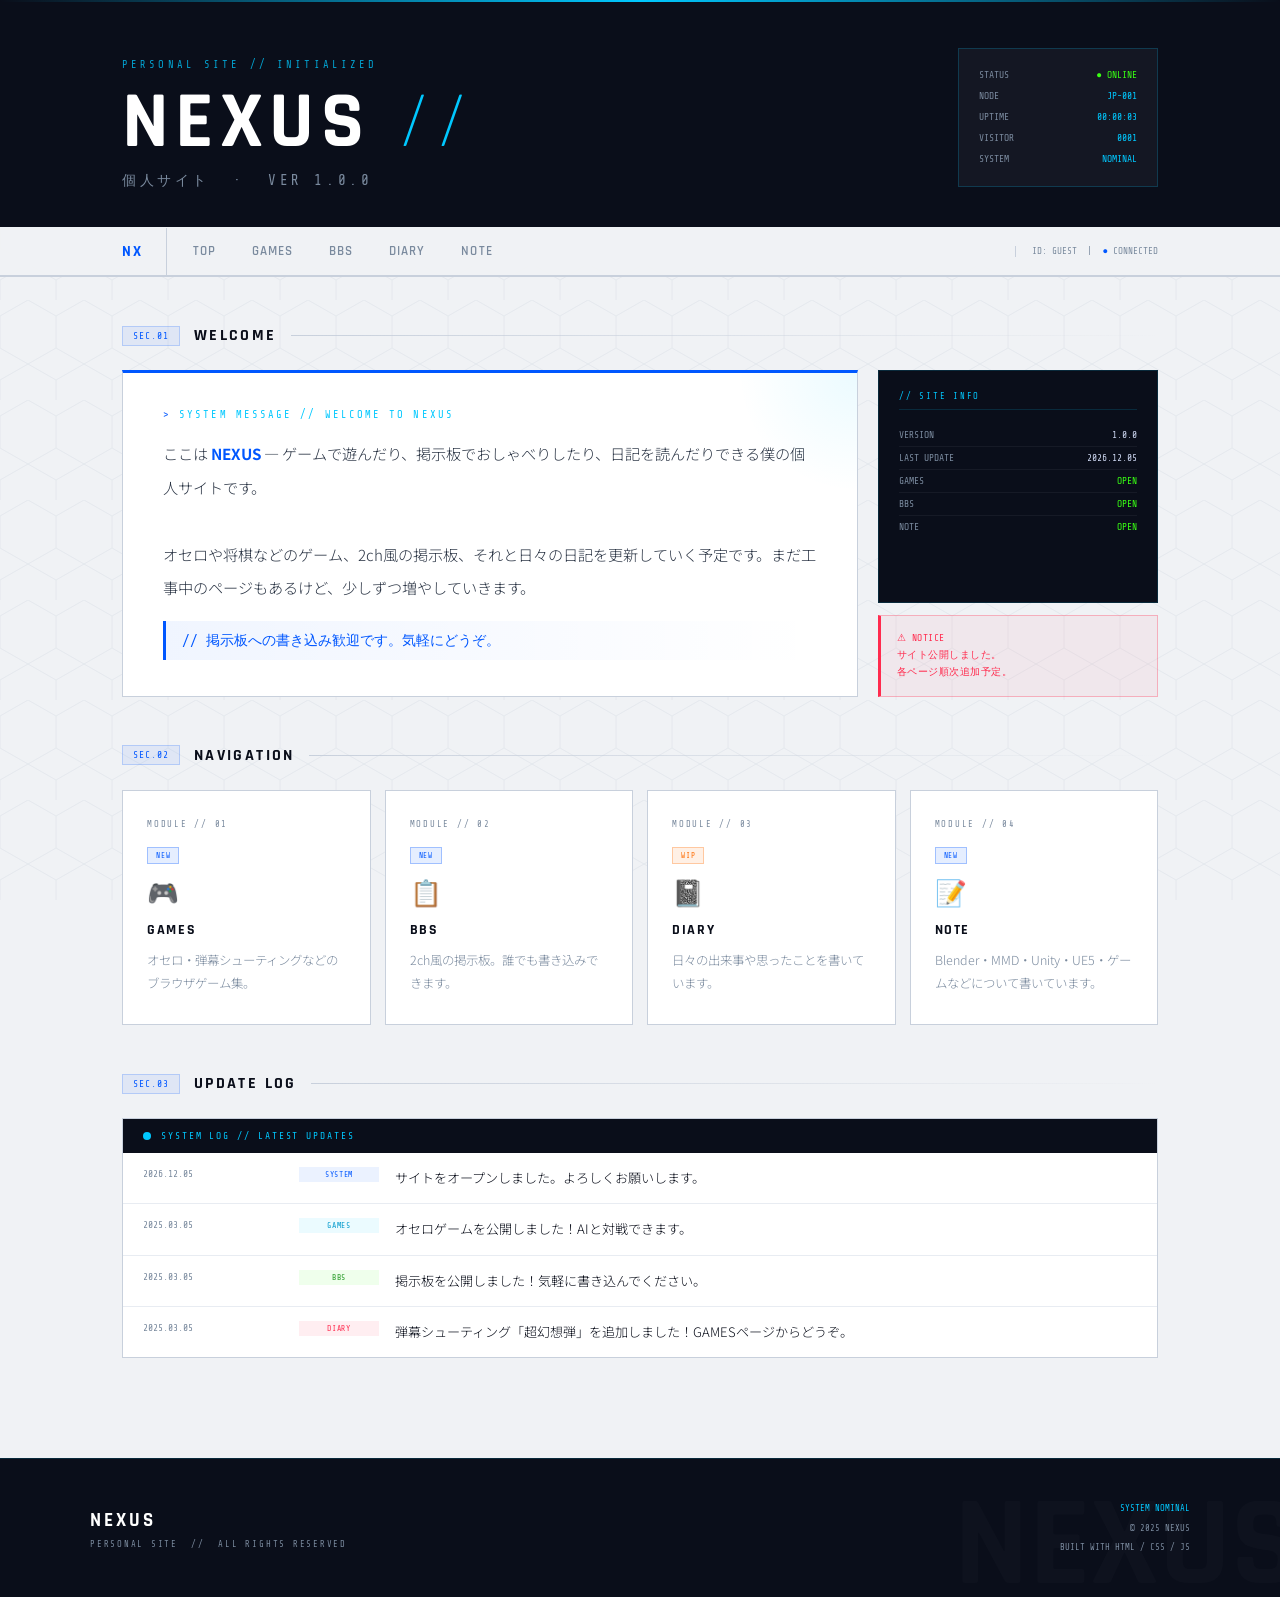
<file: index.html>
<!DOCTYPE html>
<html lang="ja">
<head>
<meta charset="UTF-8">
<meta name="viewport" content="width=device-width, initial-scale=1.0">
<title>NEXUS // 個人サイト</title>
<link href="https://fonts.googleapis.com/css2?family=Rajdhani:wght@300;400;600;700&family=Noto+Sans+JP:wght@300;400;700&family=Share+Tech+Mono&display=swap" rel="stylesheet">
<style>
  :root {
    --bg:       #f0f2f5;
    --surface:  #ffffff;
    --panel:    #e8ecf2;
    --border:   #c8d0dc;
    --deep:     #0a0e1a;
    --navy:     #0d1b3e;
    --accent:   #0057ff;
    --cyan:     #00c8ff;
    --red:      #ff2b4e;
    --orange:   #ff6b00;
    --text:     #0a0e1a;
    --muted:    #7a8a9e;
    --mono:     'Share Tech Mono', monospace;
    --sans:     'Rajdhani', sans-serif;
    --jp:       'Noto Sans JP', sans-serif;
  }

  * { margin: 0; padding: 0; box-sizing: border-box; }
  html { scroll-behavior: smooth; }

  body {
    background: var(--bg);
    color: var(--text);
    font-family: var(--jp);
    min-height: 100vh;
    overflow-x: hidden;
  }

  body::before {
    content: '';
    position: fixed;
    inset: 0;
    background-image: url("data:image/svg+xml,%3Csvg xmlns='http://www.w3.org/2000/svg' width='56' height='100'%3E%3Cpath d='M28 0 L56 16 L56 48 L28 64 L0 48 L0 16 Z' fill='none' stroke='%23c8d0dc' stroke-width='0.8'/%3E%3Cpath d='M28 64 L56 80 L56 100' fill='none' stroke='%23c8d0dc' stroke-width='0.8'/%3E%3Cpath d='M28 64 L0 80 L0 100' fill='none' stroke='%23c8d0dc' stroke-width='0.8'/%3E%3C/svg%3E");
    opacity: .35;
    pointer-events: none;
    z-index: 0;
  }

  /* ══ HEADER ══ */
  header {
    position: relative;
    z-index: 10;
    background: var(--deep);
    overflow: hidden;
  }

  header::after {
    content: '';
    position: absolute;
    left: 0; right: 0;
    height: 2px;
    background: linear-gradient(90deg, transparent, var(--cyan), transparent);
    animation: scanline 4s linear infinite;
    top: 0;
  }

  @keyframes scanline {
    0%   { top: 0; opacity: 1; }
    90%  { opacity: 1; }
    100% { top: 100%; opacity: 0; }
  }

  .header-inner {
    max-width: 1100px;
    margin: 0 auto;
    padding: 48px 32px 40px;
    display: grid;
    grid-template-columns: 1fr auto;
    align-items: end;
    gap: 24px;
  }

  .header-label {
    font-family: var(--mono);
    font-size: .65rem;
    color: var(--cyan);
    letter-spacing: .3em;
    margin-bottom: 12px;
    opacity: .8;
  }

  .site-title {
    font-family: var(--sans);
    font-size: clamp(2.8rem, 7vw, 5rem);
    font-weight: 700;
    color: #fff;
    letter-spacing: .08em;
    line-height: 1;
  }

  .site-title .slash { color: var(--cyan); font-weight: 300; }

  .site-title .sub {
    display: block;
    font-size: clamp(.7rem, 2vw, .9rem);
    font-family: var(--mono);
    color: var(--muted);
    letter-spacing: .25em;
    margin-top: 10px;
    font-weight: 400;
  }

  .sys-panel {
    background: rgba(255,255,255,.04);
    border: 1px solid rgba(0,200,255,.2);
    padding: 16px 20px;
    font-family: var(--mono);
    font-size: .6rem;
    color: var(--muted);
    line-height: 2.2;
    min-width: 200px;
  }

  .sys-panel .val { color: var(--cyan); float: right; }

  @keyframes blink { 50% { opacity: 0; } }
  .online { color: #39ff14 !important; animation: blink 2s step-end infinite; }

  /* ══ NAV ══ */
  nav {
    position: sticky;
    top: 0;
    z-index: 100;
    background: rgba(240,242,245,.92);
    backdrop-filter: blur(12px);
    border-bottom: 2px solid var(--border);
  }

  .nav-inner {
    max-width: 1100px;
    margin: 0 auto;
    padding: 0 32px;
    display: flex;
    align-items: center;
  }

  .nav-logo {
    font-family: var(--sans);
    font-weight: 700;
    font-size: .95rem;
    color: var(--accent);
    letter-spacing: .1em;
    padding: 14px 24px 14px 0;
    border-right: 1px solid var(--border);
    margin-right: 8px;
  }

  nav a {
    font-family: var(--sans);
    font-size: .8rem;
    font-weight: 600;
    color: var(--muted);
    text-decoration: none;
    padding: 16px 18px;
    letter-spacing: .08em;
    text-transform: uppercase;
    position: relative;
    transition: color .2s;
  }

  nav a::after {
    content: '';
    position: absolute;
    bottom: 0; left: 18px; right: 18px;
    height: 2px;
    background: var(--accent);
    transform: scaleX(0);
    transition: transform .2s;
  }

  nav a:hover { color: var(--accent); }
  nav a:hover::after { transform: scaleX(1); }

  .nav-id {
    margin-left: auto;
    font-family: var(--mono);
    font-size: .58rem;
    color: var(--muted);
    padding: 0 0 0 16px;
    border-left: 1px solid var(--border);
  }

  /* ══ MAIN ══ */
  main {
    position: relative;
    z-index: 1;
    max-width: 1100px;
    margin: 0 auto;
    padding: 48px 32px 100px;
  }

  .sec-head {
    display: flex;
    align-items: center;
    gap: 14px;
    margin-bottom: 24px;
  }

  .sec-num {
    font-family: var(--mono);
    font-size: .6rem;
    color: var(--accent);
    background: rgba(0,87,255,.07);
    border: 1px solid rgba(0,87,255,.2);
    padding: 4px 10px;
    letter-spacing: .1em;
  }

  .sec-title {
    font-family: var(--sans);
    font-size: 1rem;
    font-weight: 700;
    letter-spacing: .15em;
    text-transform: uppercase;
  }

  .sec-line {
    flex: 1;
    height: 1px;
    background: linear-gradient(90deg, var(--border), transparent);
  }

  /* ══ HERO ══ */
  .hero {
    display: grid;
    grid-template-columns: 1fr 280px;
    gap: 20px;
    margin-bottom: 48px;
  }

  .hero-main {
    background: var(--surface);
    border: 1px solid var(--border);
    border-top: 3px solid var(--accent);
    padding: 36px 40px;
    position: relative;
    overflow: hidden;
  }

  .hero-main::before {
    content: '';
    position: absolute;
    top: 0; right: 0;
    width: 120px; height: 120px;
    background: radial-gradient(circle at top right, rgba(0,200,255,.08), transparent 70%);
  }

  .hero-greeting {
    font-family: var(--mono);
    font-size: .65rem;
    color: var(--cyan);
    letter-spacing: .2em;
    margin-bottom: 16px;
  }

  .hero-greeting::before { content: '> '; color: var(--accent); }

  .hero-body {
    font-size: .95rem;
    line-height: 2.2;
    color: #2a3444;
    font-weight: 300;
  }

  .hero-body strong { color: var(--accent); font-weight: 700; }

  .highlight {
    background: linear-gradient(90deg, rgba(0,87,255,.06), transparent);
    border-left: 3px solid var(--accent);
    padding: 10px 16px;
    margin-top: 16px;
    font-size: .88rem;
    color: var(--accent);
    font-family: var(--mono);
  }

  .hero-side { display: flex; flex-direction: column; gap: 12px; }

  .info-panel {
    background: var(--deep);
    border: 1px solid rgba(0,200,255,.15);
    padding: 20px;
    color: #fff;
    flex: 1;
  }

  .info-panel-title {
    font-family: var(--mono);
    font-size: .55rem;
    color: var(--cyan);
    letter-spacing: .2em;
    margin-bottom: 14px;
    padding-bottom: 8px;
    border-bottom: 1px solid rgba(0,200,255,.15);
  }

  .info-row {
    display: flex;
    justify-content: space-between;
    font-family: var(--mono);
    font-size: .6rem;
    padding: 6px 0;
    border-bottom: 1px solid rgba(255,255,255,.05);
    color: var(--muted);
  }

  .info-row:last-child { border-bottom: none; }
  .info-row .iv { color: #ccd6f0; }

  .alert-panel {
    background: rgba(255,43,78,.05);
    border: 1px solid rgba(255,43,78,.3);
    border-left: 3px solid var(--red);
    padding: 14px 16px;
    font-family: var(--mono);
    font-size: .6rem;
    color: var(--red);
    letter-spacing: .05em;
    line-height: 1.8;
    animation: pulse-red 3s ease-in-out infinite;
  }

  @keyframes pulse-red {
    0%, 100% { border-left-color: var(--red); }
    50%       { border-left-color: var(--orange); }
  }

  /* ══ CARDS ══ */
  .cards {
    display: grid;
    grid-template-columns: repeat(auto-fill, minmax(220px, 1fr));
    gap: 14px;
    margin-bottom: 48px;
  }

  .card {
    background: var(--surface);
    border: 1px solid var(--border);
    padding: 28px 24px;
    text-decoration: none;
    color: var(--text);
    display: block;
    position: relative;
    overflow: hidden;
    transition: transform .2s, box-shadow .2s, border-color .2s;
    animation: fadeUp .5s both;
  }

  .card:nth-child(1) { animation-delay: .05s; }
  .card:nth-child(2) { animation-delay: .12s; }
  .card:nth-child(3) { animation-delay: .19s; }
  .card:nth-child(4) { animation-delay: .26s; }

  .card::before {
    content: '';
    position: absolute;
    top: 0; left: 0; right: 0;
    height: 2px;
    background: linear-gradient(90deg, var(--accent), var(--cyan));
    transform: scaleX(0);
    transform-origin: left;
    transition: transform .3s;
  }

  .card:hover { transform: translateY(-4px); box-shadow: 0 12px 40px rgba(0,87,255,.12); border-color: rgba(0,87,255,.3); }
  .card:hover::before { transform: scaleX(1); }

  .card-num {
    font-family: var(--mono);
    font-size: .55rem;
    color: var(--muted);
    letter-spacing: .2em;
    margin-bottom: 10px;
  }

  .card-icon { font-size: 1.6rem; margin-bottom: 12px; display: block; }

  .card-name {
    font-family: var(--sans);
    font-size: .85rem;
    font-weight: 700;
    letter-spacing: .12em;
    text-transform: uppercase;
    margin-bottom: 10px;
  }

  .card-desc { font-size: .78rem; color: var(--muted); line-height: 1.9; font-weight: 300; }

  .card-arrow {
    position: absolute;
    bottom: 20px; right: 20px;
    font-family: var(--sans);
    font-size: .7rem;
    color: var(--accent);
    opacity: 0;
    transition: opacity .2s, transform .2s;
    transform: translateX(-4px);
  }

  .card:hover .card-arrow { opacity: 1; transform: translateX(0); }

  .badge {
    display: inline-block;
    font-family: var(--mono);
    font-size: .48rem;
    padding: 3px 8px;
    letter-spacing: .1em;
    margin-bottom: 8px;
  }

  .badge-new { background: rgba(0,87,255,.1); color: var(--accent); border: 1px solid rgba(0,87,255,.3); }
  .badge-wip { background: rgba(255,107,0,.1); color: var(--orange); border: 1px solid rgba(255,107,0,.3); }

  /* ══ LOG ══ */
  .log-panel { background: var(--surface); border: 1px solid var(--border); }

  .log-header {
    background: var(--deep);
    padding: 12px 20px;
    font-family: var(--mono);
    font-size: .6rem;
    color: var(--cyan);
    letter-spacing: .2em;
    display: flex;
    align-items: center;
    gap: 10px;
  }

  .log-header::before {
    content: '';
    width: 8px; height: 8px;
    background: var(--cyan);
    border-radius: 50%;
    animation: blink 1.5s step-end infinite;
  }

  .log-item {
    display: grid;
    grid-template-columns: 140px 80px 1fr;
    gap: 16px;
    align-items: start;
    padding: 14px 20px;
    border-bottom: 1px solid var(--panel);
    transition: background .15s;
    font-size: .82rem;
  }

  .log-item:last-child { border-bottom: none; }
  .log-item:hover { background: var(--panel); }

  .log-date { font-family: var(--mono); font-size: .6rem; color: var(--muted); padding-top: 2px; }

  .log-tag {
    font-family: var(--mono);
    font-size: .5rem;
    padding: 3px 8px;
    letter-spacing: .08em;
    text-align: center;
    align-self: start;
  }

  .tag-sys   { background: rgba(0,87,255,.08); color: var(--accent); }
  .tag-game  { background: rgba(0,200,255,.08); color: #0099cc; }
  .tag-bbs   { background: rgba(57,255,20,.08); color: #229922; }
  .tag-diary { background: rgba(255,43,78,.08); color: var(--red); }

  .log-text { color: var(--text); font-weight: 300; line-height: 1.7; }

  /* ══ FOOTER ══ */
  footer {
    background: var(--deep);
    border-top: 1px solid rgba(0,200,255,.15);
    padding: 40px 32px;
    position: relative;
    overflow: hidden;
  }

  footer::before {
    content: 'NEXUS';
    position: absolute;
    right: -20px; bottom: -30px;
    font-family: var(--sans);
    font-size: 8rem;
    font-weight: 700;
    color: rgba(255,255,255,.02);
    pointer-events: none;
  }

  .footer-inner {
    max-width: 1100px;
    margin: 0 auto;
    display: flex;
    justify-content: space-between;
    align-items: center;
    flex-wrap: wrap;
    gap: 16px;
  }

  .f-title { font-family: var(--sans); font-size: 1.2rem; font-weight: 700; color: #fff; letter-spacing: .15em; }
  .f-sub   { font-family: var(--mono); font-size: .55rem; color: var(--muted); letter-spacing: .2em; margin-top: 6px; }

  .footer-right { font-family: var(--mono); font-size: .55rem; color: var(--muted); text-align: right; line-height: 2.2; }
  .footer-right .cyan { color: var(--cyan); }

  /* ══ RESPONSIVE ══ */
  @media (max-width: 700px) {
    .header-inner { grid-template-columns: 1fr; padding: 36px 20px 28px; }
    .sys-panel { display: none; }
    .hero { grid-template-columns: 1fr; }
    .hero-side { display: none; }
    main { padding: 32px 16px 60px; }
    .log-item { grid-template-columns: 1fr; gap: 6px; }
    .nav-id { display: none; }
  }

  @keyframes fadeUp {
    from { opacity: 0; transform: translateY(16px); }
    to   { opacity: 1; transform: translateY(0); }
  }
</style>
</head>
<body>

<header>
  <div class="header-inner">
    <div>
      <div class="header-label">PERSONAL SITE // INITIALIZED</div>
      <h1 class="site-title">
        NEXUS<span class="slash"> //</span>
        <span class="sub">個人サイト &nbsp;·&nbsp; VER 1.0.0</span>
      </h1>
    </div>
    <div class="sys-panel">
      <div>STATUS &nbsp;<span class="val online">● ONLINE</span></div>
      <div>NODE &nbsp;<span class="val">JP-001</span></div>
      <div>UPTIME &nbsp;<span class="val" id="uptime">00:00:00</span></div>
      <div>VISITOR &nbsp;<span class="val">0001</span></div>
      <div>SYSTEM &nbsp;<span class="val">NOMINAL</span></div>
    </div>
  </div>
</header>

<nav>
  <div class="nav-inner">
    <div class="nav-logo">NX</div>
    <a href="#">TOP</a>
    <a href="games.html">GAMES</a>
    <a href="bbs.html">BBS</a>
    <a href="#">DIARY</a>
    <a href="note.html">NOTE</a>
    <div class="nav-id">ID: GUEST &nbsp;|&nbsp; <span style="color:var(--accent)">●</span> CONNECTED</div>
  </div>
</nav>

<main>

  <div class="sec-head">
    <span class="sec-num">SEC.01</span>
    <span class="sec-title">WELCOME</span>
    <div class="sec-line"></div>
  </div>

  <div class="hero">
    <div class="hero-main">
      <div class="hero-greeting">SYSTEM MESSAGE // WELCOME TO NEXUS</div>
      <p class="hero-body">
        ここは <strong>NEXUS</strong> — ゲームで遊んだり、掲示板でおしゃべりしたり、日記を読んだりできる僕の個人サイトです。<br><br>
        オセロや将棋などのゲーム、2ch風の掲示板、それと日々の日記を更新していく予定です。まだ工事中のページもあるけど、少しずつ増やしていきます。
        <div class="highlight">// 掲示板への書き込み歓迎です。気軽にどうぞ。</div>
      </p>
    </div>
    <div class="hero-side">
      <div class="info-panel">
        <div class="info-panel-title">// SITE INFO</div>
        <div class="info-row">VERSION <span class="iv">1.0.0</span></div>
        <div class="info-row">LAST UPDATE <span class="iv" id="today">----</span></div>
        <div class="info-row">GAMES <span class="iv" style="color:#39ff14">OPEN</span></div>
        <div class="info-row">BBS <span class="iv" style="color:#39ff14">OPEN</span></div>
        <div class="info-row">NOTE <span class="iv" style="color:#39ff14">OPEN</span></div>
      </div>
      <div class="alert-panel">
        ⚠ NOTICE<br>
        サイト公開しました。<br>
        各ページ順次追加予定。
      </div>
    </div>
  </div>

  <div class="sec-head">
    <span class="sec-num">SEC.02</span>
    <span class="sec-title">NAVIGATION</span>
    <div class="sec-line"></div>
  </div>

  <div class="cards">
    <a class="card" href="games.html">
      <div class="card-num">MODULE // 01</div>
      <span class="badge badge-new">NEW</span>
      <span class="card-icon">🎮</span>
      <div class="card-name">GAMES</div>
      <div class="card-desc">オセロ・弾幕シューティングなどのブラウザゲーム集。</div>
      <span class="card-arrow">→ ENTER</span>
    </a>
    <a class="card" href="bbs.html">
      <div class="card-num">MODULE // 02</div>
      <span class="badge badge-new">NEW</span>
      <span class="card-icon">📋</span>
      <div class="card-name">BBS</div>
      <div class="card-desc">2ch風の掲示板。誰でも書き込みできます。</div>
      <span class="card-arrow">→ ENTER</span>
    </a>
    <a class="card" href="#">
      <div class="card-num">MODULE // 03</div>
      <span class="badge badge-wip">WIP</span>
      <span class="card-icon">📓</span>
      <div class="card-name">DIARY</div>
      <div class="card-desc">日々の出来事や思ったことを書いています。</div>
      <span class="card-arrow">→ ENTER</span>
    </a>
    <a class="card" href="note.html">
      <div class="card-num">MODULE // 04</div>
      <span class="badge badge-new">NEW</span>
      <span class="card-icon">📝</span>
      <div class="card-name">NOTE</div>
      <div class="card-desc">Blender・MMD・Unity・UE5・ゲームなどについて書いています。</div>
      <span class="card-arrow">→ ENTER</span>
    </a>
  </div>

  <div class="sec-head">
    <span class="sec-num">SEC.03</span>
    <span class="sec-title">UPDATE LOG</span>
    <div class="sec-line"></div>
  </div>

  <div class="log-panel">
    <div class="log-header">SYSTEM LOG // LATEST UPDATES</div>
    <div class="log-item">
      <span class="log-date" id="log-date">2025.03.05</span>
      <span class="log-tag tag-sys">SYSTEM</span>
      <span class="log-text">サイトをオープンしました。よろしくお願いします。</span>
    </div>
    <div class="log-item">
      <span class="log-date">2025.03.05</span>
      <span class="log-tag tag-game">GAMES</span>
      <span class="log-text">オセロゲームを公開しました！AIと対戦できます。</span>
    </div>
    <div class="log-item">
      <span class="log-date">2025.03.05</span>
      <span class="log-tag tag-bbs">BBS</span>
      <span class="log-text">掲示板を公開しました！気軽に書き込んでください。</span>
    </div>
    <div class="log-item">
      <span class="log-date">2025.03.05</span>
      <span class="log-tag tag-diary">DIARY</span>
      <span class="log-text">弾幕シューティング「超幻想弾」を追加しました！GAMESページからどうぞ。</span>
    </div>
  </div>

</main>

<footer>
  <div class="footer-inner">
    <div>
      <div class="f-title">NEXUS</div>
      <div class="f-sub">PERSONAL SITE &nbsp;//&nbsp; ALL RIGHTS RESERVED</div>
    </div>
    <div class="footer-right">
      <div class="cyan">SYSTEM NOMINAL</div>
      <div>&copy; 2025 NEXUS</div>
      <div>BUILT WITH HTML / CSS / JS</div>
    </div>
  </div>
</footer>

<script>
  const now = new Date();
  const fmt = d => `${d.getFullYear()}.${String(d.getMonth()+1).padStart(2,'0')}.${String(d.getDate()).padStart(2,'0')}`;
  document.getElementById('today').textContent = fmt(now);
  document.getElementById('log-date').textContent = fmt(now);

  let sec = 0;
  setInterval(() => {
    sec++;
    const h = String(Math.floor(sec/3600)).padStart(2,'0');
    const m = String(Math.floor((sec%3600)/60)).padStart(2,'0');
    const s = String(sec%60).padStart(2,'0');
    const el = document.getElementById('uptime');
    if (el) el.textContent = `${h}:${m}:${s}`;
  }, 1000);
</script>
</body>
</html>
</file>
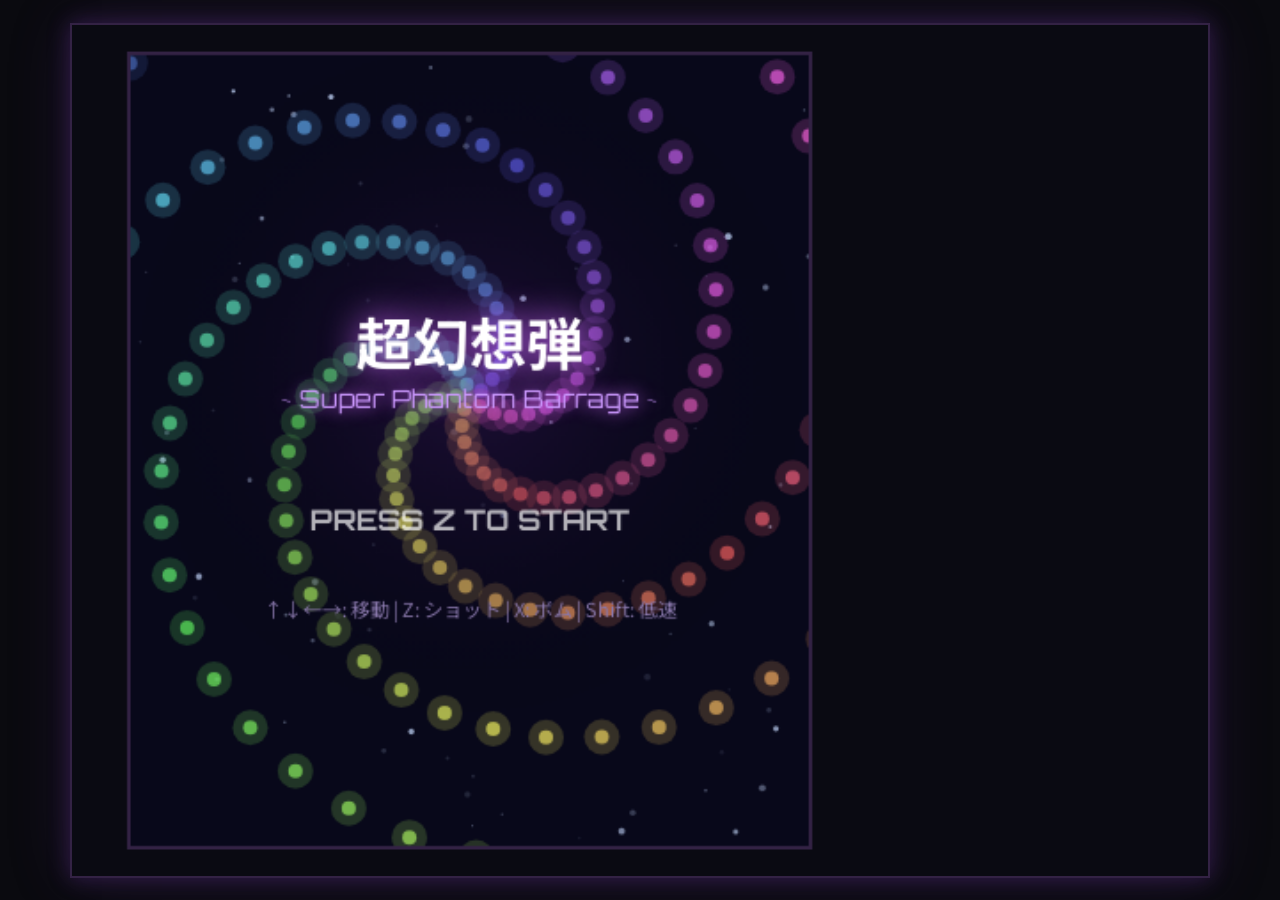
<file: shooting/index.html>
<!DOCTYPE html>
<html lang="ja">
<head>
    <meta charset="UTF-8">
    <meta name="viewport" content="width=device-width, initial-scale=1.0">
    <title>超幻想弾 ～ Super Phantom Barrage</title>
    <link rel="stylesheet" href="style.css">
</head>
<body>
    <canvas id="gameCanvas" width="640" height="480"></canvas>
    <div id="loading">Loading...</div>
    <script type="module" src="js/main.js"></script>
</body>
</html>
</file>
<file: shooting/style.css>
/* ===== 超幻想弾 ～ Super Phantom Barrage ===== */

@import url('https://fonts.googleapis.com/css2?family=Noto+Sans+JP:wght@400;700;900&family=Orbitron:wght@700;900&display=swap');

* {
    margin: 0;
    padding: 0;
    box-sizing: border-box;
}

body {
    background: #0a0a0f;
    display: flex;
    justify-content: center;
    align-items: center;
    min-height: 100vh;
    overflow: hidden;
    font-family: 'Noto Sans JP', sans-serif;
}

#gameCanvas {
    image-rendering: auto;
    border: 2px solid #332244;
    box-shadow:
        0 0 20px rgba(100, 50, 150, 0.4),
        0 0 60px rgba(100, 50, 150, 0.2),
        inset 0 0 30px rgba(0, 0, 0, 0.5);
    cursor: none;
}

#loading {
    position: fixed;
    top: 50%;
    left: 50%;
    transform: translate(-50%, -50%);
    color: #8866aa;
    font-size: 1.5rem;
    font-family: 'Orbitron', sans-serif;
    letter-spacing: 4px;
    animation: pulse 1.5s ease-in-out infinite;
}

@keyframes pulse {
    0%, 100% { opacity: 0.4; }
    50% { opacity: 1; }
}
</file>
